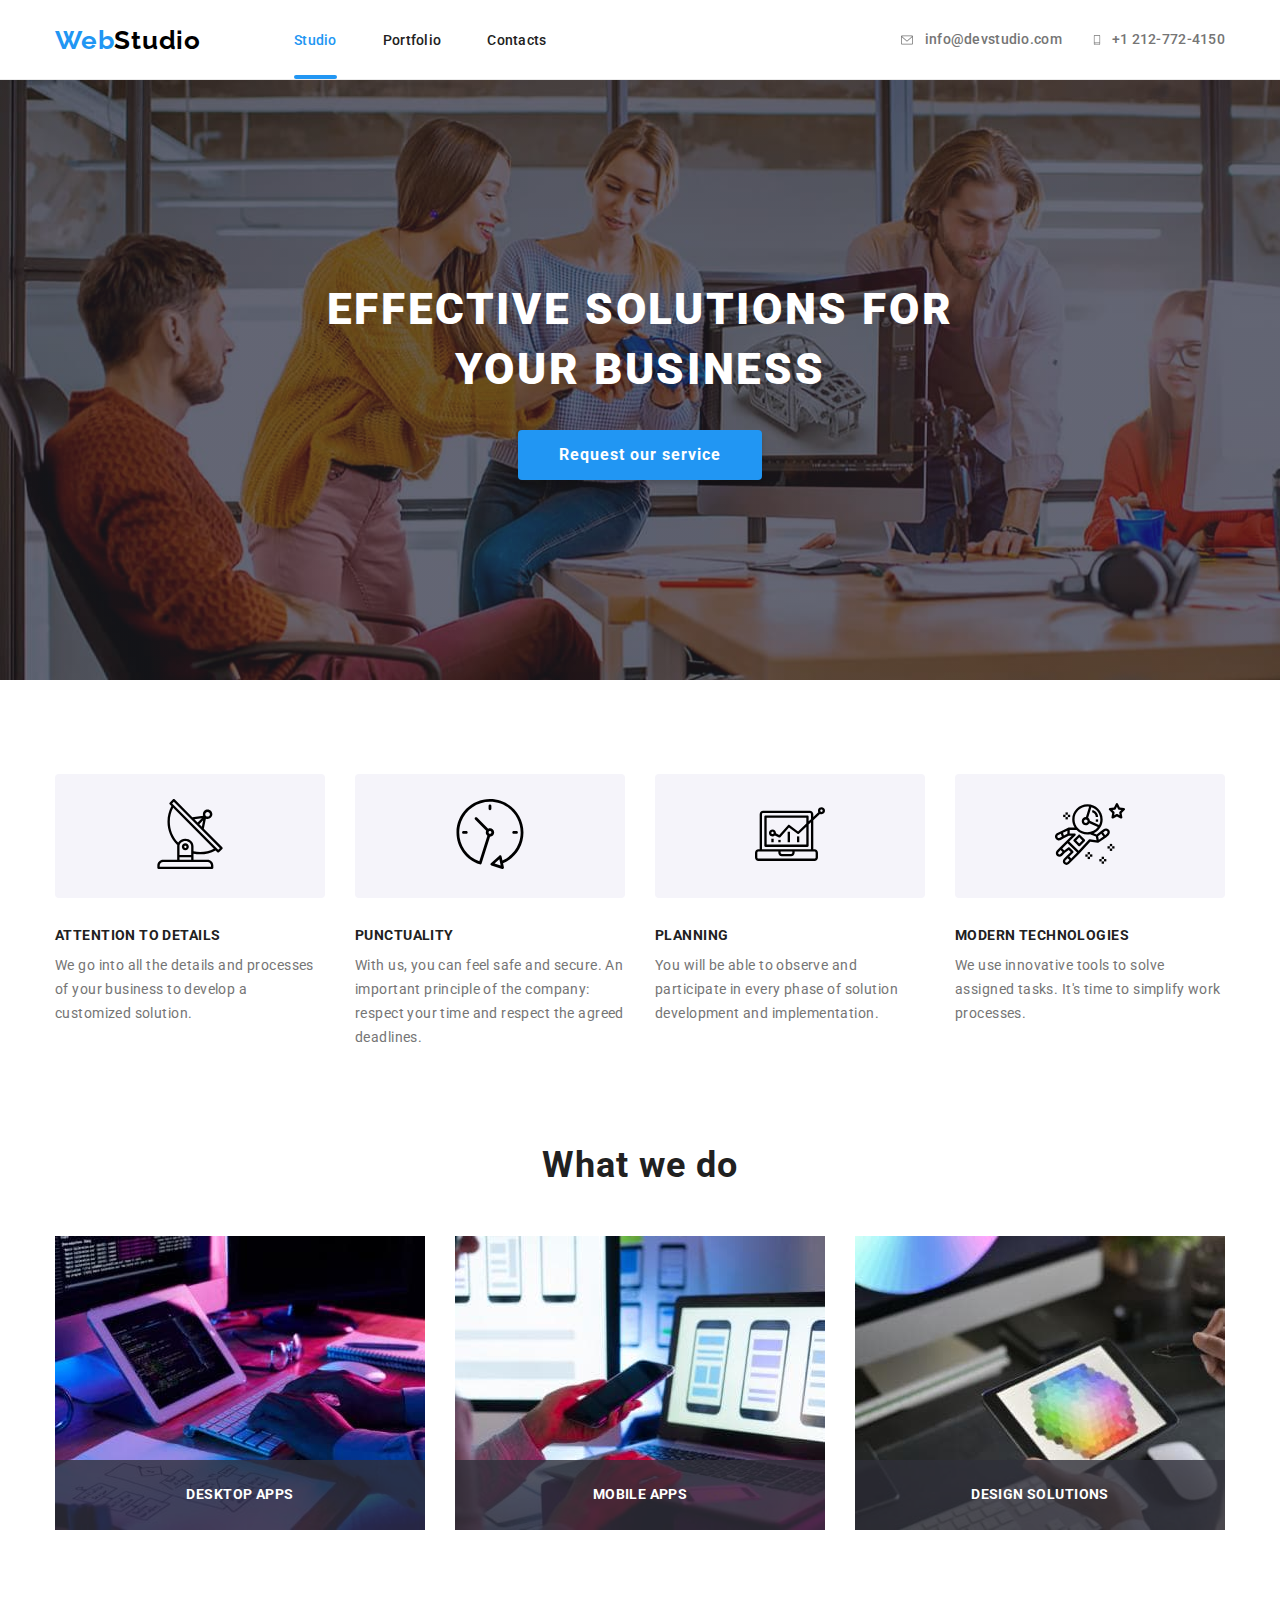
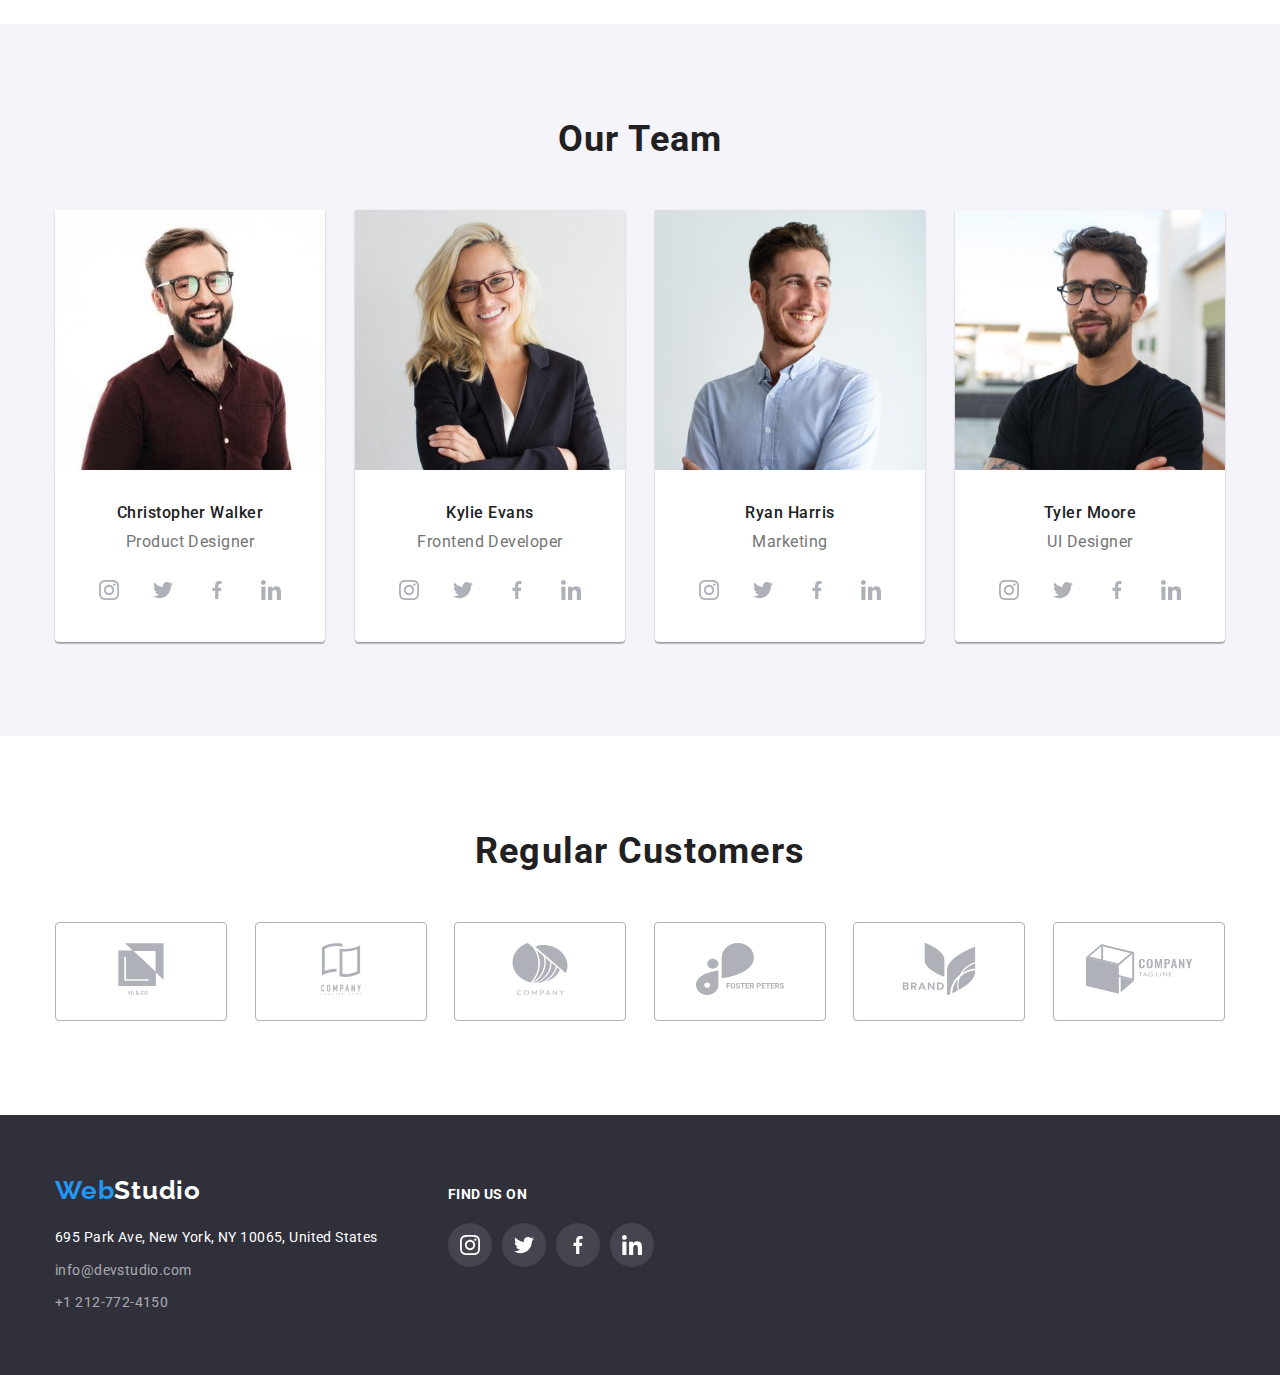
<file: index.html>
<!DOCTYPE html>
<html lang="pl">
  <head>
    <meta charset="UTF-8" />
    <meta http-equiv="X-UA-Compatible" content="IE=edge" />
    <meta name="viewport" content="width=device-width, initial-scale=1.0" />
    <title>EFFECTIVE SOLUTIONS FOR YOUR BUSINESS</title>
    <link rel="preconnect" href="https://fonts.googleapis.com" />
    <link rel="preconnect" href="https://fonts.gstatic.com" crossorigin />
    <link
      rel="stylesheet"
      href="https://cdnjs.cloudflare.com/ajax/libs/modern-normalize/1.1.0/modern-normalize.min.css"
      integrity="sha512-wpPYUAdjBVSE4KJnH1VR1HeZfpl1ub8YT/NKx4PuQ5NmX2tKuGu6U/JRp5y+Y8XG2tV+wKQpNHVUX03MfMFn9Q=="
      crossorigin="anonymous"
      referrerpolicy="no-referrer"
    />
    <link
      href="https://fonts.googleapis.com/css2?family=Raleway:wght@700&family=Roboto:wght@400;500;700;900&display=swap"
      rel="stylesheet"
    />
    <link rel="stylesheet" href="./css/modern-normalize.min.css" />
    <link rel="stylesheet" href="css/style.css" />
  </head>
  <body>
    <!--Nagłówek makiety-->
    <header class="header-line">
      <div class="container nav-box">
        <div class="nav-box-menu">
          <a class="header-logo" href="index.html"
            ><span class="logo-web">Web</span>Studio</a
          >
          <!--Menu makiety-->
          <nav>
            <ul class="nav-list">
              <li>
                <a class="nav-list-item-link is-active" href="#">Studio</a>
              </li>
              <li>
                <a class="nav-list-item-link" href="portfolio.html"
                  >Portfolio</a
                >
              </li>
              <li><a class="nav-list-item-link" href="#">Contacts</a></li>
            </ul>
          </nav>
        </div>
        <div class="contact">
          <a class="header-address" href="mailto:info@devstudio.com">
            <svg width="16" height="12">
              <use
                class="contact-icon"
                href="./images/icons.svg#icon-envelope"
              ></use>
            </svg>
            info@devstudio.com</a
          >
          <a class="header-phone" href="tel:+12127724150">
            <svg width="10" height="16">
              <use
                class="contact-icon"
                href="./images/icons.svg#icon-smartphone"
              ></use>
            </svg>
            +1 212-772-4150</a
          >
        </div>
      </div>
    </header>
    <main>
      <!--Header makiety-->
      <section class="hero section">
        <div class="container hero-items">
          <h1 class="hero-title">EFFECTIVE SOLUTIONS FOR YOUR BUSINESS</h1>
          <button type="button" class="hero-button" data-modal-open>
            Request our service
          </button>
        </div>
      </section>
      <!--Nasze atuty-->
      <section class="trumps section">
        <div class="container">
          <ul class="list">
            <li class="trumps-box">
              <div class="trumps-icon-box">
                <svg class="trumps-icon" width="70" height="70">
                  <use href="./images/icons.svg#icon-antenna-1"></use>
                </svg>
              </div>
              <h2 class="trumps-title">ATTENTION TO DETAILS</h2>
              <p class="trumps-item">
                We go into all the details and processes of your business to
                develop a customized solution.
              </p>
            </li>
            <li class="trumps-box">
              <div class="trumps-icon-box">
                <svg class="trumps-icon" width="70" height="70">
                  <use href="./images/icons.svg#icon-clock-1"></use>
                </svg>
              </div>
              <h2 class="trumps-title">PUNCTUALITY</h2>
              <p class="trumps-item">
                With us, you can feel safe and secure. An important principle of
                the company: respect your time and respect the agreed deadlines.
              </p>
            </li>
            <li class="trumps-box">
              <div class="trumps-icon-box">
                <svg class="trumps-icon" width="70" height="70">
                  <use href="./images/icons.svg#icon-diagram-1"></use>
                </svg>
              </div>
              <h2 class="trumps-title">PLANNING</h2>
              <p class="trumps-item">
                You will be able to observe and participate in every phase of
                solution development and implementation.
              </p>
            </li>
            <li class="trumps-box">
              <div class="trumps-icon-box">
                <svg class="trumps-icon" width="70" height="70">
                  <use href="./images/icons.svg#icon-astronaut-1"></use>
                </svg>
              </div>
              <h2 class="trumps-title">MODERN TECHNOLOGIES</h2>
              <p class="trumps-item">
                We use innovative tools to solve assigned tasks. It's time to
                simplify work processes.
              </p>
            </li>
          </ul>
        </div>
      </section>
      <!--What we do-->
      <section class="works section">
        <div class="container">
          <h2 class="works-title">What we do</h2>
          <ul class="list">
            <li class="works-item">
              <img
                src="images/tasks/typing.jpg"
                alt="computer"
                width="370"
                height="294"
              />
              <p class="works-descrip">DESKTOP APPS</p>
            </li>
            <li class="works-item">
              <img
                src="images/tasks/phone.jpg"
                alt="smartphone"
                width="370"
                height="294"
              />
              <p class="works-descrip">MOBILE APPS</p>
            </li>
            <li class="works-item">
              <img
                src="images/tasks/colors.jpg"
                alt="color palette"
                width="370"
                height="294"
              />
              <p class="works-descrip">DESIGN SOLUTIONS</p>
            </li>
          </ul>
        </div>
      </section>
      <!--Nasz zespół-->
      <section class="team section">
        <div class="container">
          <h2 class="team-title">Our Team</h2>
          <ul class="list">
            <li>
              <figure class="team-card">
                <img
                  src="images/people/christopher.jpg"
                  alt="Christopher Walker"
                  width="270"
                  height="260"
                />
                <figcaption class="team-card-descrip">
                  <h3 class="team-card-title">Christopher Walker</h3>
                  <p class="team-card-text">Product Designer</p>
                  <ul class="social-icons">
                    <li>
                      <a href="#" class="social-link team-social-link">
                        <svg width="20" height="20">
                          <use href="./images/icons.svg#icon-instagram-2"></use>
                        </svg>
                      </a>
                    </li>
                    <li>
                      <a href="#" class="social-link team-social-link">
                        <svg width="20" height="20">
                          <use href="./images/icons.svg#icon-twitter-1"></use>
                        </svg>
                      </a>
                    </li>
                    <li>
                      <a href="#" class="social-link team-social-link">
                        <svg width="20" height="20">
                          <use href="./images/icons.svg#icon-facebook-1"></use>
                        </svg>
                      </a>
                    </li>
                    <li>
                      <a href="#" class="social-link team-social-link">
                        <svg width="20" height="20">
                          <use href="./images/icons.svg#icon-linkedin-1"></use>
                        </svg>
                      </a>
                    </li>
                  </ul>
                </figcaption>
              </figure>
            </li>
            <li>
              <figure class="team-card">
                <img
                  src="images/people/kylie.jpg"
                  alt="Kylie Evans"
                  width="270"
                  height="260"
                />
                <figcaption class="team-card-descrip">
                  <h3 class="team-card-title">Kylie Evans</h3>
                  <p class="team-card-text">Frontend Developer</p>
                  <ul class="social-icons">
                    <li>
                      <a href="#" class="social-link team-social-link">
                        <svg width="20" height="20">
                          <use href="./images/icons.svg#icon-instagram-2"></use>
                        </svg>
                      </a>
                    </li>
                    <li>
                      <a href="#" class="social-link team-social-link">
                        <svg width="20" height="20">
                          <use href="./images/icons.svg#icon-twitter-1"></use>
                        </svg>
                      </a>
                    </li>
                    <li>
                      <a href="#" class="social-link team-social-link">
                        <svg width="20" height="20">
                          <use href="./images/icons.svg#icon-facebook-1"></use>
                        </svg>
                      </a>
                    </li>
                    <li>
                      <a href="#" class="social-link team-social-link">
                        <svg width="20" height="20">
                          <use href="./images/icons.svg#icon-linkedin-1"></use>
                        </svg>
                      </a>
                    </li>
                  </ul>
                </figcaption>
              </figure>
            </li>
            <li>
              <figure class="team-card">
                <img
                  src="images/people/ryan.jpg"
                  alt="Ryan Harris"
                  width="270"
                  height="260"
                />
                <figcaption class="team-card-descrip">
                  <h3 class="team-card-title">Ryan Harris</h3>
                  <p class="team-card-text">Marketing</p>
                  <ul class="social-icons">
                    <li>
                      <a href="#" class="social-link team-social-link">
                        <svg width="20" height="20">
                          <use href="./images/icons.svg#icon-instagram-2"></use>
                        </svg>
                      </a>
                    </li>
                    <li>
                      <a href="#" class="social-link team-social-link">
                        <svg width="20" height="20">
                          <use href="./images/icons.svg#icon-twitter-1"></use>
                        </svg>
                      </a>
                    </li>
                    <li>
                      <a href="#" class="social-link team-social-link">
                        <svg width="20" height="20">
                          <use href="./images/icons.svg#icon-facebook-1"></use>
                        </svg>
                      </a>
                    </li>
                    <li>
                      <a href="#" class="social-link team-social-link">
                        <svg width="20" height="20">
                          <use href="./images/icons.svg#icon-linkedin-1"></use>
                        </svg>
                      </a>
                    </li>
                  </ul>
                </figcaption>
              </figure>
            </li>
            <li>
              <figure class="team-card">
                <img
                  src="images/people/tyler.jpg"
                  alt="Tyler Moore"
                  width="270"
                  height="260"
                />
                <figcaption class="team-card-descrip">
                  <h3 class="team-card-title">Tyler Moore</h3>
                  <p class="team-card-text">UI Designer</p>
                  <ul class="social-icons">
                    <li>
                      <a href="#" class="social-link team-social-link">
                        <svg width="20" height="20">
                          <use href="./images/icons.svg#icon-instagram-2"></use>
                        </svg>
                      </a>
                    </li>
                    <li>
                      <a href="#" class="social-link team-social-link">
                        <svg width="20" height="20">
                          <use href="./images/icons.svg#icon-twitter-1"></use>
                        </svg>
                      </a>
                    </li>
                    <li>
                      <a href="#" class="social-link team-social-link">
                        <svg width="20" height="20">
                          <use href="./images/icons.svg#icon-facebook-1"></use>
                        </svg>
                      </a>
                    </li>
                    <li>
                      <a href="#" class="social-link team-social-link">
                        <svg width="20" height="20">
                          <use href="./images/icons.svg#icon-linkedin-1"></use>
                        </svg>
                      </a>
                    </li>
                  </ul>
                </figcaption>
              </figure>
            </li>
          </ul>
        </div>
      </section>
      <section class="section">
        <div class="container">
          <h2 class="customers-title">Regular Customers</h2>
          <ul class="customers-list">
            <li>
              <a href="#" class="customers-box">
                <svg class="icon-client" width="106" height="60">
                  <use href="./images/icons.svg#icon-logo"></use>
                </svg>
              </a>
            </li>
            <li>
              <a href="#" class="customers-box">
                <svg class="icon-client" width="106" height="60">
                  <use href="./images/icons.svg#icon-logo-1"></use>
                </svg>
              </a>
            </li>
            <li>
              <a href="#" class="customers-box">
                <svg class="icon-client" width="106" height="60">
                  <use href="./images/icons.svg#icon-logo-2"></use>
                </svg>
              </a>
            </li>
            <li>
              <a href="#" class="customers-box">
                <svg class="icon-client" width="106" height="60">
                  <use href="./images/icons.svg#icon-logo-3"></use>
                </svg>
              </a>
            </li>
            <li>
              <a href="#" class="customers-box">
                <svg class="icon-client" width="106" height="60">
                  <use href="./images/icons.svg#icon-logo-4"></use>
                </svg>
              </a>
            </li>
            <li>
              <a href="#" class="customers-box">
                <svg class="icon-client" width="106" height="60">
                  <use href="./images/icons.svg#icon-logo-5"></use>
                </svg>
              </a>
            </li>
          </ul>
        </div>
      </section>
    </main>
    <!--Footer-->
    <footer class="footer-color">
      <div class="container nav-footer">
        <div class="footer-contact-box">
          <a class="footer-logo" href="index.html">
            <span class="logo-web">Web</span>Studio</a
          >
          <address class="footer-address">
            <p>695 Park Ave, New York, NY 10065, United States</p>
            <a class="footer-address-link" href="mailto:info@devstudio.com">
              info@devstudio.com</a
            >
            <a class="footer-phone-link" href="tel:+12127724150">
              +1 212-772-4150</a
            >
          </address>
        </div>
        <div>
          <h2 class="social-title">FIND US ON</h2>
          <ul class="social-icons">
            <li>
              <a href="#" class="social-link footer-social-link">
                <svg width="20" height="20">
                  <use href="./images/icons.svg#icon-instagram-2"></use>
                </svg>
              </a>
            </li>
            <li>
              <a href="#" class="social-link footer-social-link">
                <svg width="20" height="20">
                  <use href="./images/icons.svg#icon-twitter-1"></use>
                </svg>
              </a>
            </li>
            <li>
              <a href="#" class="social-link footer-social-link">
                <svg width="20" height="20">
                  <use href="./images/icons.svg#icon-facebook-1"></use>
                </svg>
              </a>
            </li>
            <li>
              <a href="#" class="social-link footer-social-link">
                <svg width="20" height="20">
                  <use href="./images/icons.svg#icon-linkedin-1"></use>
                </svg>
              </a>
            </li>
          </ul>
        </div>
      </div>
    </footer>
    <!--Modal window-->
    <div class="backdrop is-hidden" data-modal>
      <div class="modal">
        <button type="button" class="close-btn" data-modal-close>&times</button>
      </div>
    </div>
    <script src="./js/modal.js"></script>
  </body>
</html>
</file>
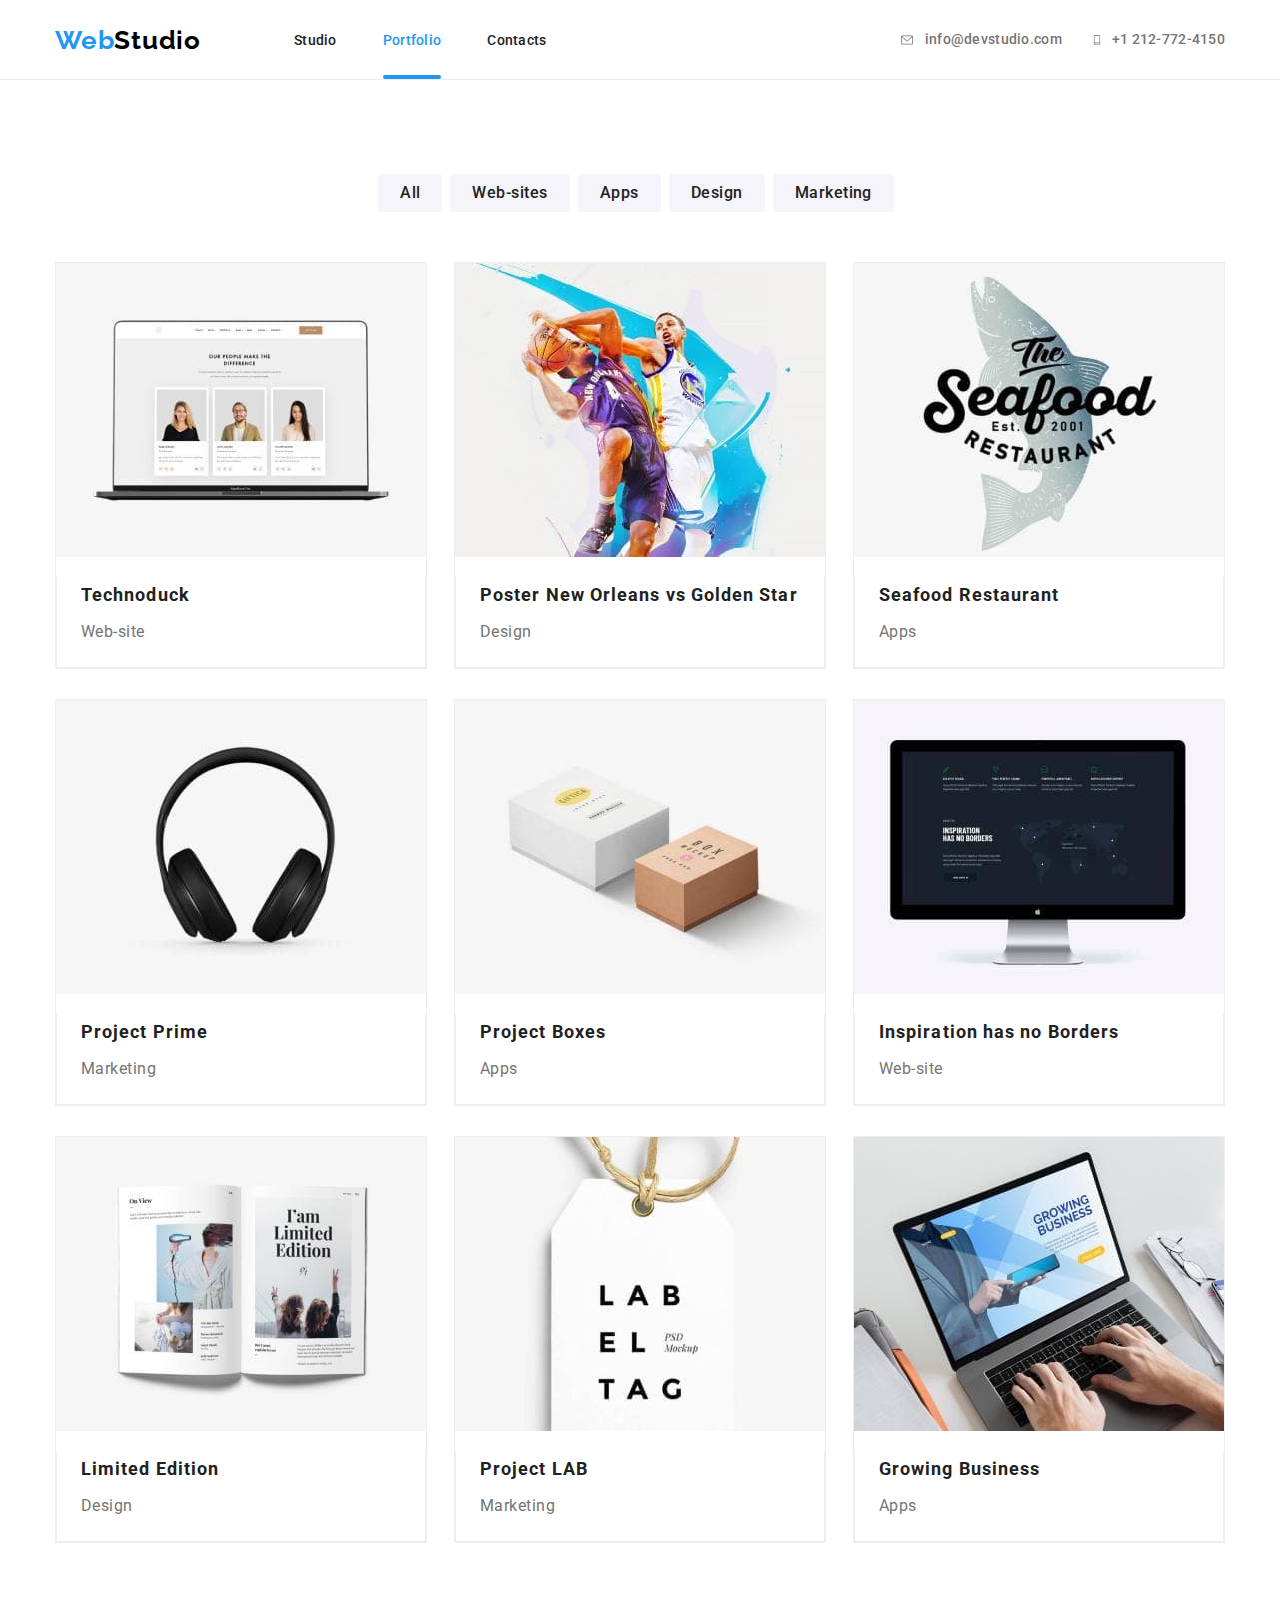
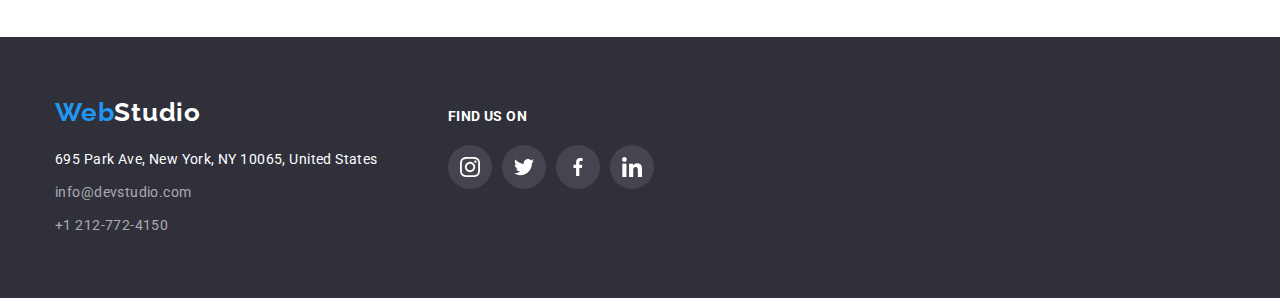
<file: portfolio.html>
<!DOCTYPE html>
<html lang="pl">
  <head>
    <meta charset="UTF-8" />
    <meta http-equiv="X-UA-Compatible" content="IE=edge" />
    <meta name="viewport" content="width=device-width, initial-scale=1.0" />
    <title>Portfolio</title>
    <link rel="preconnect" href="https://fonts.googleapis.com" />
    <link rel="preconnect" href="https://fonts.gstatic.com" crossorigin />
    <link
      rel="stylesheet"
      href="https://cdnjs.cloudflare.com/ajax/libs/modern-normalize/1.1.0/modern-normalize.min.css"
      integrity="sha512-wpPYUAdjBVSE4KJnH1VR1HeZfpl1ub8YT/NKx4PuQ5NmX2tKuGu6U/JRp5y+Y8XG2tV+wKQpNHVUX03MfMFn9Q=="
      crossorigin="anonymous"
      referrerpolicy="no-referrer"
    />
    <link
      href="https://fonts.googleapis.com/css2?family=Raleway:wght@700&family=Roboto:wght@400;500;700;900&display=swap"
      rel="stylesheet"
    />
    <link rel="stylesheet" href="./css/modern-normalize.min.css" />
    <link rel="stylesheet" href="css/style.css" />
  </head>
  <body>
    <!-- Nagłówek makiety -->
    <header class="header-line">
      <div class="container nav-box">
        <div class="nav-box-menu">
          <a class="header-logo" href="index.html"
            ><span class="logo-web">Web</span>Studio</a
          >
          <!--Menu makiety-->
          <nav>
            <ul class="nav-list">
              <li>
                <a class="nav-list-item-link" href="index.html">Studio</a>
              </li>
              <li>
                <a class="nav-list-item-link is-active" href="#">Portfolio</a>
              </li>
              <li><a class="nav-list-item-link" href="#">Contacts</a></li>
            </ul>
          </nav>
        </div>
        <div class="contact">
          <a class="header-address" href="mailto:info@devstudio.com">
            <svg width="16" height="12">
              <use
                class="contact-icon"
                href="images/icons.svg#icon-envelope"
              ></use>
            </svg>
            info@devstudio.com</a
          >
          <a class="header-phone" href="tel:+12127724150">
            <svg width="10" height="16">
              <use
                classs="contact-icon"
                href="images/icons.svg#icon-smartphone"
              ></use>
            </svg>
            +1 212-772-4150</a
          >
        </div>
      </div>
    </header>
    <main>
      <!--Portfolio filters-->
      <section class="section">
        <div class="container">
          <ul class="filter">
            <li>
              <button class="filter-button" type="button">All</button>
            </li>
            <li>
              <button class="filter-button" type="button">Web-sites</button>
            </li>
            <li>
              <button class="filter-button" type="button">Apps</button>
            </li>
            <li>
              <button class="filter-button" type="button">Design</button>
            </li>
            <li>
              <button class="filter-button" type="button">Marketing</button>
            </li>
          </ul>
          <!--Portfolio projects-->
          <ul class="projects">
            <li>
              <figure class="project-card">
                <div class="project-overlay">
                  <img
                    src="images/portfolio/technocrack.jpg"
                    alt="Technoduck web-page"
                    width="370"
                    height="294"
                  />
                  <div class="project-card-overlay">
                    <p class="project-card-overlay-text">
                      Technoduck is a state-of-the-art coronavirus distribution
                      platform. Companies use this platform for digital
                      espionage and attacks on competitors' secure servers.
                    </p>
                  </div>
                </div>
                <figcaption class="project-descrip">
                  <h3 class="project-card-title">Technoduck</h3>
                  <p class="project-card-text">Web-site</p>
                </figcaption>
              </figure>
            </li>
            <li>
              <figure class="project-card">
                <div class="project-overlay">
                  <img
                    src="images/portfolio/basketball.jpg"
                    alt="basketball players"
                    width="370"
                    height="294"
                  />
                  <div class="project-card-overlay">
                    <p class="project-card-overlay-text">
                      Technoduck is a state-of-the-art coronavirus distribution
                      platform. Companies use this platform for digital
                      espionage and attacks on competitors' secure servers.
                    </p>
                  </div>
                </div>
                <figcaption class="project-descrip">
                  <h3 class="project-card-title">
                    Poster New Orleans vs Golden Star
                  </h3>
                  <p class="project-card-text">Design</p>
                </figcaption>
              </figure>
            </li>
            <li>
              <figure class="project-card">
                <div class="project-overlay">
                  <img
                    src="images/portfolio/seafood.jpg"
                    alt="Restauracja Seafood"
                    width="370"
                    height="294"
                  />
                  <div class="project-card-overlay">
                    <p class="project-card-overlay-text">
                      Technoduck is a state-of-the-art coronavirus distribution
                      platform. Companies use this platform for digital
                      espionage and attacks on competitors' secure servers.
                    </p>
                  </div>
                </div>
                <figcaption class="project-descrip">
                  <h3 class="project-card-title">Seafood Restaurant</h3>
                  <p class="project-card-text">Apps</p>
                </figcaption>
              </figure>
            </li>
            <li>
              <figure class="project-card">
                <div class="project-overlay">
                  <img
                    src="images/portfolio/earphones.jpg"
                    alt="Project Prime"
                    width="370"
                    height="294"
                  />
                  <div class="project-card-overlay">
                    <p class="project-card-overlay-text">
                      Technoduck is a state-of-the-art coronavirus distribution
                      platform. Companies use this platform for digital
                      espionage and attacks on competitors' secure servers.
                    </p>
                  </div>
                </div>
                <figcaption class="project-descrip">
                  <h3 class="project-card-title">Project Prime</h3>
                  <p class="project-card-text">Marketing</p>
                </figcaption>
              </figure>
            </li>
            <li>
              <figure class="project-card">
                <div class="project-overlay">
                  <img
                    src="images/portfolio/boxes.jpg"
                    alt="Project Boxes"
                    width="370"
                    height="294"
                  />
                  <div class="project-card-overlay">
                    <p class="project-card-overlay-text">
                      Technoduck is a state-of-the-art coronavirus distribution
                      platform. Companies use this platform for digital
                      espionage and attacks on competitors' secure servers.
                    </p>
                  </div>
                </div>
                <figcaption class="project-descrip">
                  <h3 class="project-card-title">Project Boxes</h3>
                  <p class="project-card-text">Apps</p>
                </figcaption>
              </figure>
            </li>
            <li>
              <figure class="project-card">
                <div class="project-overlay">
                  <img
                    src="images/portfolio/inspiration.jpg"
                    alt="Inspiration"
                    width="370"
                    height="294"
                  />
                  <div class="project-card-overlay">
                    <p class="project-card-overlay-text">
                      Technoduck is a state-of-the-art coronavirus distribution
                      platform. Companies use this platform for digital
                      espionage and attacks on competitors' secure servers.
                    </p>
                  </div>
                </div>
                <figcaption class="project-descrip">
                  <h3 class="project-card-title">Inspiration has no Borders</h3>
                  <p class="project-card-text">Web-site</p>
                </figcaption>
              </figure>
            </li>
            <li>
              <figure class="project-card">
                <div class="project-overlay">
                  <img
                    src="images/portfolio/newsletter.jpg"
                    alt="newsletter"
                    width="370"
                    height="294"
                  />
                  <div class="project-card-overlay">
                    <p class="project-card-overlay-text">
                      Technoduck is a state-of-the-art coronavirus distribution
                      platform. Companies use this platform for digital
                      espionage and attacks on competitors' secure servers.
                    </p>
                  </div>
                </div>
                <figcaption class="project-descrip">
                  <h3 class="project-card-title">Limited Edition</h3>
                  <p class="project-card-text">Design</p>
                </figcaption>
              </figure>
            </li>
            <li>
              <figure class="project-card">
                <div class="project-overlay">
                  <img
                    src="images/portfolio/tag.jpg"
                    alt="Projekt LAB"
                    width="370"
                    height="294"
                  />
                  <div class="project-card-overlay">
                    <p class="project-card-overlay-text">
                      Technoduck is a state-of-the-art coronavirus distribution
                      platform. Companies use this platform for digital
                      espionage and attacks on competitors' secure servers.
                    </p>
                  </div>
                </div>
                <figcaption class="project-descrip">
                  <h3 class="project-card-title">Project LAB</h3>
                  <p class="project-card-text">Marketing</p>
                </figcaption>
              </figure>
            </li>
            <li>
              <figure class="project-card">
                <div class="project-overlay">
                  <img
                    src="images/portfolio/business.jpg"
                    alt="Business"
                    width="370"
                    height="294"
                  />
                  <div class="project-card-overlay">
                    <p class="project-card-overlay-text">
                      Technoduck is a state-of-the-art coronavirus distribution
                      platform. Companies use this platform for digital
                      espionage and attacks on competitors' secure servers.
                    </p>
                  </div>
                </div>
                <figcaption class="project-descrip">
                  <h3 class="project-card-title">Growing Business</h3>
                  <p class="project-card-text">Apps</p>
                </figcaption>
              </figure>
            </li>
          </ul>
        </div>
      </section>
    </main>
    <!--Footer-->
    <footer class="footer-color">
      <div class="container nav-footer">
        <div class="footer-contact-box">
          <a class="footer-logo" href="index.html">
            <span class="logo-web">Web</span>Studio</a
          >
          <address class="footer-address">
            <p>695 Park Ave, New York, NY 10065, United States</p>
            <a class="footer-address-link-u" href="mailto:info@devstudio.com">
              info@devstudio.com</a
            >
            <a class="footer-phone-link" href="tel:+12127724150">
              +1 212-772-4150</a
            >
          </address>
        </div>
        <div>
          <h2 class="social-title">FIND US ON</h2>
          <ul class="social-icons">
            <li>
              <a href="#" class="social-link footer-social-link">
                <svg width="20" height="20">
                  <use href="./images/icons.svg#icon-instagram-2"></use>
                </svg>
              </a>
            </li>
            <li>
              <a href="#" class="social-link footer-social-link">
                <svg width="20" height="20">
                  <use href="./images/icons.svg#icon-twitter-1"></use>
                </svg>
              </a>
            </li>
            <li>
              <a href="#" class="social-link footer-social-link">
                <svg width="20" height="20">
                  <use href="./images/icons.svg#icon-facebook-1"></use>
                </svg>
              </a>
            </li>
            <li>
              <a href="#" class="social-link footer-social-link">
                <svg width="20" height="20">
                  <use href="./images/icons.svg#icon-linkedin-1"></use>
                </svg>
              </a>
            </li>
          </ul>
        </div>
      </div>
    </footer>
  </body>
</html>
</file>
<file: css/style.css>
:root {
  --main-color: #212121;
  --support-color: #757575;
  --higlight-color: #2196f3;
  --black-color: #000000;
  --white-color: #ffffff;
  --footer-link-color: rgba(255, 255, 255, 0.6);
  --background-color: #2f303a;
  --box-shadow-color: rgba(0, 0, 0, 0.15);
  --team-color: #f5f4fa;
  --header-line: #ececec;
  --projects-color: #eeeeee;
  --hero-gradient: rgba(47, 48, 58, 0.4);
  --customers-icon: #afb1b8;
  --social-icons-background: rgba(255, 255, 255, 0.1);
  --works-background: rgba(47, 48, 58, 0.8);
  --project-overlay-color: rgba(33, 150, 243, 0.9);
  --modal-background: rgba(0, 0, 0, 0.2);
}

* {
  margin: 0;
  padding: 0;
}

body {
  font-family: "Roboto", sans-serfif;
  color: var(--main-color);
}

/* Nagłówek makiety */

.container {
  max-width: 1200px;
  margin: 0 auto;
  padding: 0 15px;
}

.header-line {
  background-color: var(--white-color);
  border-bottom: 1px solid var(--header-line);
  padding: 24.54px 0 23.53px;
}

.nav-box {
  display: flex;
  justify-content: space-between;
  align-items: center;
}

.nav-box-menu {
  display: flex;
  align-items: center;
}

.header-logo,
.logo-web {
  font-family: "Raleway";
  font-weight: 700;
  font-size: 26px;
  line-height: 1.19;
  text-decoration: none;
  letter-spacing: 0.03em;
  color: var(--black-color);
}

.logo-web {
  color: var(--higlight-color);
}

.contact {
  display: flex;
  gap: 30px;
  fill: currentColor;
}

.contact-icon:hover,
.contact-icon:focus {
  color: var(--higlight-color);
  background-color: var(--white-color);
}

.header-address,
.header-phone {
  font-weight: 500;
  font-size: 14px;
  line-height: 1.14;
  text-decoration: none;
  letter-spacing: 0.02em;
  color: var(--support-color);
  display: flex;
  align-items: center;
  gap: 10px;
  transition-property: color;
  transition-duration: 250ms;
  transition-timing-function: cubic-bezier(0.4, 0, 0.2, 1);
}

.header-address:hover,
.header-phone:hover,
.header-address:focus,
.header-phone:focus {
  color: var(--higlight-color);
}

/* Menu makiety */

.nav-list {
  list-style: none;
  display: flex;
  margin-left: 93px;
  gap: 46px;
}

.nav-list-item-link {
  font-weight: 500;
  font-size: 14px;
  line-height: 1.14;
  text-decoration: none;
  letter-spacing: 0.02em;
  color: var(--main-color);

  transition-property: color;
  transition-duration: 250ms;
  transition-timing-function: cubic-bezier(0.4, 0, 0.2, 1);
}

.nav-list-item-link:hover,
.nav-list-item-link:focus {
  color: var(--higlight-color);
}

.is-active {
  position: relative;
  color: var(--higlight-color);
}

.is-active::after {
  content: "";
  position: absolute;
  display: block;
  width: 100%;
  height: 4px;
  background-color: var(--higlight-color);
  border-radius: 2px;
  top: 43.5px;
}

/* Header makiety */

.section {
  padding: 94px 0;
  margin: 0 auto;
}

.hero {
  background-color: var(--background-color);
  padding: 200px 0;

  max-width: 1600px;
  background-image: linear-gradient(
      to bottom,
      var(--hero-gradient),
      var(--hero-gradient)
    ),
    url("../images/background.jpg");
}

.hero-items {
  display: flex;
  flex-direction: column;
  gap: 30px;
}

.hero-title {
  font-weight: 900;
  font-size: 44px;
  line-height: 1.36;
  text-align: center;
  letter-spacing: 0.06em;
  text-transform: uppercase;
  color: var(--white-color);

  max-width: 696px;
  margin: 0 auto;
}

.hero-button {
  background-color: var(--higlight-color);
  box-shadow: 0px 4px 4px var(--box-shadow-color);
  border-radius: 4px;
  font-weight: 700;
  font-size: 16px;
  line-height: 1.88;
  letter-spacing: 0.06em;
  color: var(--white-color);
  cursor: pointer;

  border-style: none;
  padding: 10px 41px;
  margin: 0 auto;

  transition-property: background-color, box-shadow;
  transition-duration: 250ms;
  transition-timing-function: cubic-bezier(0.4, 0, 0.2, 1);
}
/* Modal window */

.backdrop {
  background: var(--modal-background);
  position: fixed;
  top: 0;
  left: 0;
  width: 100%;
  height: 100%;
}

.close-btn {
  position: absolute;
  top: 8px;
  right: 8px;
  display: flex;
  justify-content: center;
  border-radius: 50%;
  padding: 5px;
  height: 30px;
  width: 30px;
  background-color: var(--white-color);
  border: 1px solid rgba(0, 0, 0, 0.1);
  cursor: pointer;
}

.modal {
  position: absolute;
  width: 528px;
  min-height: 581px;
  top: 50%;
  left: 50%;

  background: var(--white-color);
  box-shadow: 0px 1px 3px rgba(0, 0, 0, 0.12), 0px 1px 1px rgba(0, 0, 0, 0.14),
    0px 2px 1px rgba(0, 0, 0, 0.2);
  border-radius: 4px;

  transform: translate(-50%, -50%) scale(1);
  transition-property: transform;
  transition-duration: 1s;
  transition-timing-function: ease;
}

.backdrop.is-hidden .modal {
  transform: translate(-50%, -50%) scale(0.25);
}

.is-hidden {
  visibility: hidden;
  pointer-events: none;
  opacity: 0;

  transition-delay: 500ms;
}

/* Nasze atuty, Czym się zajmujemy i Nasz zespół  */

.list {
  list-style-type: none;
  justify-content: space-between;
  display: flex;
  gap: 30px;
}

/* Nasze atuty */

.trumps {
  padding-bottom: 0;
}

.trumps-icon-box {
  padding: 25px 100px;
  background-color: var(--team-color);
  border-radius: 4px;
}

.trumps-title {
  font-weight: 700;
  font-size: 14px;
  line-height: 1.14;
  letter-spacing: 0.03em;
  text-transform: uppercase;
  color: var(--main-color);

  margin-top: 30px;
  margin-bottom: 10px;
}

.trumps-item {
  font-weight: 400;
  font-size: 14px;
  line-height: 1.71;
  letter-spacing: 0.03em;
  color: var(--support-color);
}

/* Czym się zajmujemy, nagłówek z Nasz zespół i nagłówek Nasi klienci */

.works-title,
.team-title,
.customers-title {
  font-weight: 700;
  font-size: 36px;
  line-height: 1.17;
  text-align: center;
  letter-spacing: 0.03em;
  color: var(--main-color);

  margin-bottom: 50px;
}
.works-item {
  position: relative;
}
.works-item > img {
  display: block;
}
.works-descrip {
  font-weight: 700;
  font-size: 14px;
  line-height: 1.14;
  text-align: center;
  letter-spacing: 0.03em;
  text-transform: uppercase;
  color: var(--white-color);
  background-color: var(--works-background);
  position: absolute;
  width: 100%;
  bottom: 0;
  padding: 27px;
}

/* Nasz zespół */

.team {
  background: var(--team-color);
}

.team-card {
  background: var(--white-color);

  box-shadow: 0px 1px 3px rgba(0, 0, 0, 0.12), 0px 1px 1px rgba(0, 0, 0, 0.14),
    0px 2px 1px rgba(0, 0, 0, 0.2);
  border-radius: 0px 0px 4px 4px;
}

.team-card > img {
  border-radius: 0px;
}

.team-card-descrip {
  padding: 30px 0;
}

.team-card-title {
  font-weight: 500;
  font-size: 16px;
  line-height: 1.18;
  text-align: center;
  letter-spacing: 0.03em;
  color: var(--main-color);

  margin-bottom: 10px;
}

.team-card-text {
  font-weight: 400;
  font-size: 16px;
  line-height: 1.18;
  text-align: center;
  letter-spacing: 0.03em;
  color: var(--support-color);

  margin-bottom: 16px;
}

.social-icons {
  list-style: none;
  display: flex;
  justify-content: center;
  gap: 10px;
}

.social-link {
  display: block;
  border-radius: 50%;
  padding: 12px;
  height: 44px;
}

.team-social-link {
  fill: var(--customers-icon);

  transition-property: fill, background-color;
  transition-duration: 250ms;
  transition-timing-function: cubic-bezier(0.4, 0, 0.2, 1);
}

.social-link:hover,
.social-link:focus {
  background-color: var(--higlight-color);
}

.team-social-link:hover,
.team-social-link:focus {
  fill: var(--white-color);
}

/* Nasi klienci */

.customers-list {
  list-style-type: none;
  display: flex;
  justify-content: space-between;
}

.customers-box {
  display: block;
  border: 1px solid var(--customers-icon);
  border-radius: 4px;
  padding: 16px 32px;
  fill: var(--customers-icon);

  transition-property: fill, border-color;
  transition-duration: 250ms;
  transition-timing-function: cubic-bezier(0.4, 0, 0.2, 1);
}

.icon-client:hover,
.customers-box:hover,
.icon-client:focus,
.customers-box:focus {
  fill: var(--higlight-color);
  border-color: var(--higlight-color);
}

/* Portfolio filters */

.filter {
  list-style-type: none;
  display: flex;
  justify-content: center;
  margin-bottom: 50px;
}

.filter-button {
  font-family: inherit;
  font-weight: 500;
  font-size: 16px;
  line-height: 1.62;
  text-align: center;
  letter-spacing: 0.03em;
  color: var(--main-color);
  background-color: var(--team-color);
  cursor: pointer;
  border-radius: 4px;
  border: none;

  padding: 6px 22px;
  margin-right: 8px;

  transition-property: color, background-color, box-shadow;
  transition-duration: 250ms;
  transition-timing-function: cubic-bezier(0.4, 0, 0.2, 1);
}

.filter-button:hover,
.filter-button:focus {
  background-color: var(--higlight-color);
  color: var(--white-color);

  box-shadow: 0px 3px 1px rgba(0, 0, 0, 0.1), 0px 1px 2px rgba(0, 0, 0, 0.08),
    0px 2px 2px rgba(0, 0, 0, 0.12);
  border-radius: 4px;
}

/* Portfolio projects */

.projects {
  list-style-type: none;
  display: flex;
  flex-wrap: wrap;
  justify-content: space-between;
  row-gap: 30px;
  column-gap: 20px;
}

.project-card {
  background-color: var(--white-color);
  border: 1px solid var(--projects-color);
  transition-property: box-shadow;
  transition-duration: 250ms;
  transition-timing-function: cubic-bezier(0.4, 0, 0.2, 1);
}
.project-overlay {
  position: relative;
  overflow: hidden;
}

.project-overlay > img {
  display: block;
}

.project-card-overlay {
  position: absolute;
  top: 0;
  left: 0;
  width: 100%;
  height: 100%;
  background-color: var(--project-overlay-color);

  display: flex;
  align-items: center;

  transition-property: transform;
  transform: translateY(100%);
  transition-duration: 250ms;
  transition-timing-function: cubic-bezier(0.4, 0, 0.2, 1);
}

.project-card-overlay-text {
  font-style: inherit;
  font-weight: 400;
  font-size: 18px;
  line-height: 1.56;
  letter-spacing: 0.03em;
  color: var(--white-color);

  padding: 0 24px;
}

.project-card:hover .project-card-overlay {
  transform: translateY(0);
}

.project-card:hover,
.project-card:focus {
  box-shadow: 0px 1px 1px rgba(0, 0, 0, 0.12), 0px 4px 4px rgba(0, 0, 0, 0.06),
    1px 4px 6px rgba(0, 0, 0, 0.16);
  cursor: pointer;
}

.project-card-title {
  font-style: inherit;
  font-weight: 700;
  font-size: 18px;
  line-height: 2;
  letter-spacing: 0.06em;
  color: var(--main-color);

  margin: 20px 24px 4px;
}

.project-card-text {
  font-style: inherit;
  font-weight: 400;
  font-size: 16px;
  line-height: 1.88;
  letter-spacing: 0.03em;
  color: var(--support-color);

  margin: 0 24px 20px;
}

.project-descrip {
  border: 1px solid var(--projects-color);
  border-top: none;
}

/* Footer */

.footer-color {
  background-color: var(--background-color);
}

.nav-footer {
  display: flex;
  gap: 70px;
  padding: 60px 15px;
}

.footer-logo {
  font-family: "Raleway";
  font-weight: 700;
  font-size: 26px;
  line-height: 1.19;
  text-decoration: none;
  letter-spacing: 0.03em;
  color: var(--white-color);

  padding-top: 60px;
}

.footer-address {
  font-weight: 400;
  font-style: normal;
  font-size: 14px;
  line-height: 1.71;
  letter-spacing: 0.03em;
  color: var(--white-color);

  display: flex;
  flex-direction: column;
  margin-top: 20px;
  gap: 9px;
}

.footer-address-link,
.footer-phone-link,
.footer-address-link-u {
  color: var(--footer-link-color);
  text-decoration: none;

  transition-property: color;
  transition-duration: 250ms;
  transition-timing-function: cubic-bezier(0.4, 0, 0.2, 1);
}

.footer-address-link-u {
  text-decoration: none;
}

.footer-address-link:hover,
.footer-phone-link:hover,
.footer-address-link:focus,
.footer-phone-link:focus,
.footer-address-link-u:hover,
.footer-address-link-u:focus {
  color: var(--higlight-color);
}

.social-title {
  font-weight: 700;
  font-size: 14px;
  line-height: 1.14;
  letter-spacing: 0.03em;
  text-transform: uppercase;
  color: var(--white-color);
  padding-top: 12px;
  margin-bottom: 20px;
}

.footer-social-link {
  background-color: var(--social-icons-background);
  fill: var(--white-color);

  transition-property: fill, background-color;
  transition-duration: 250ms;
  transition-timing-function: cubic-bezier(0.4, 0, 0.2, 1);
}
</file>
